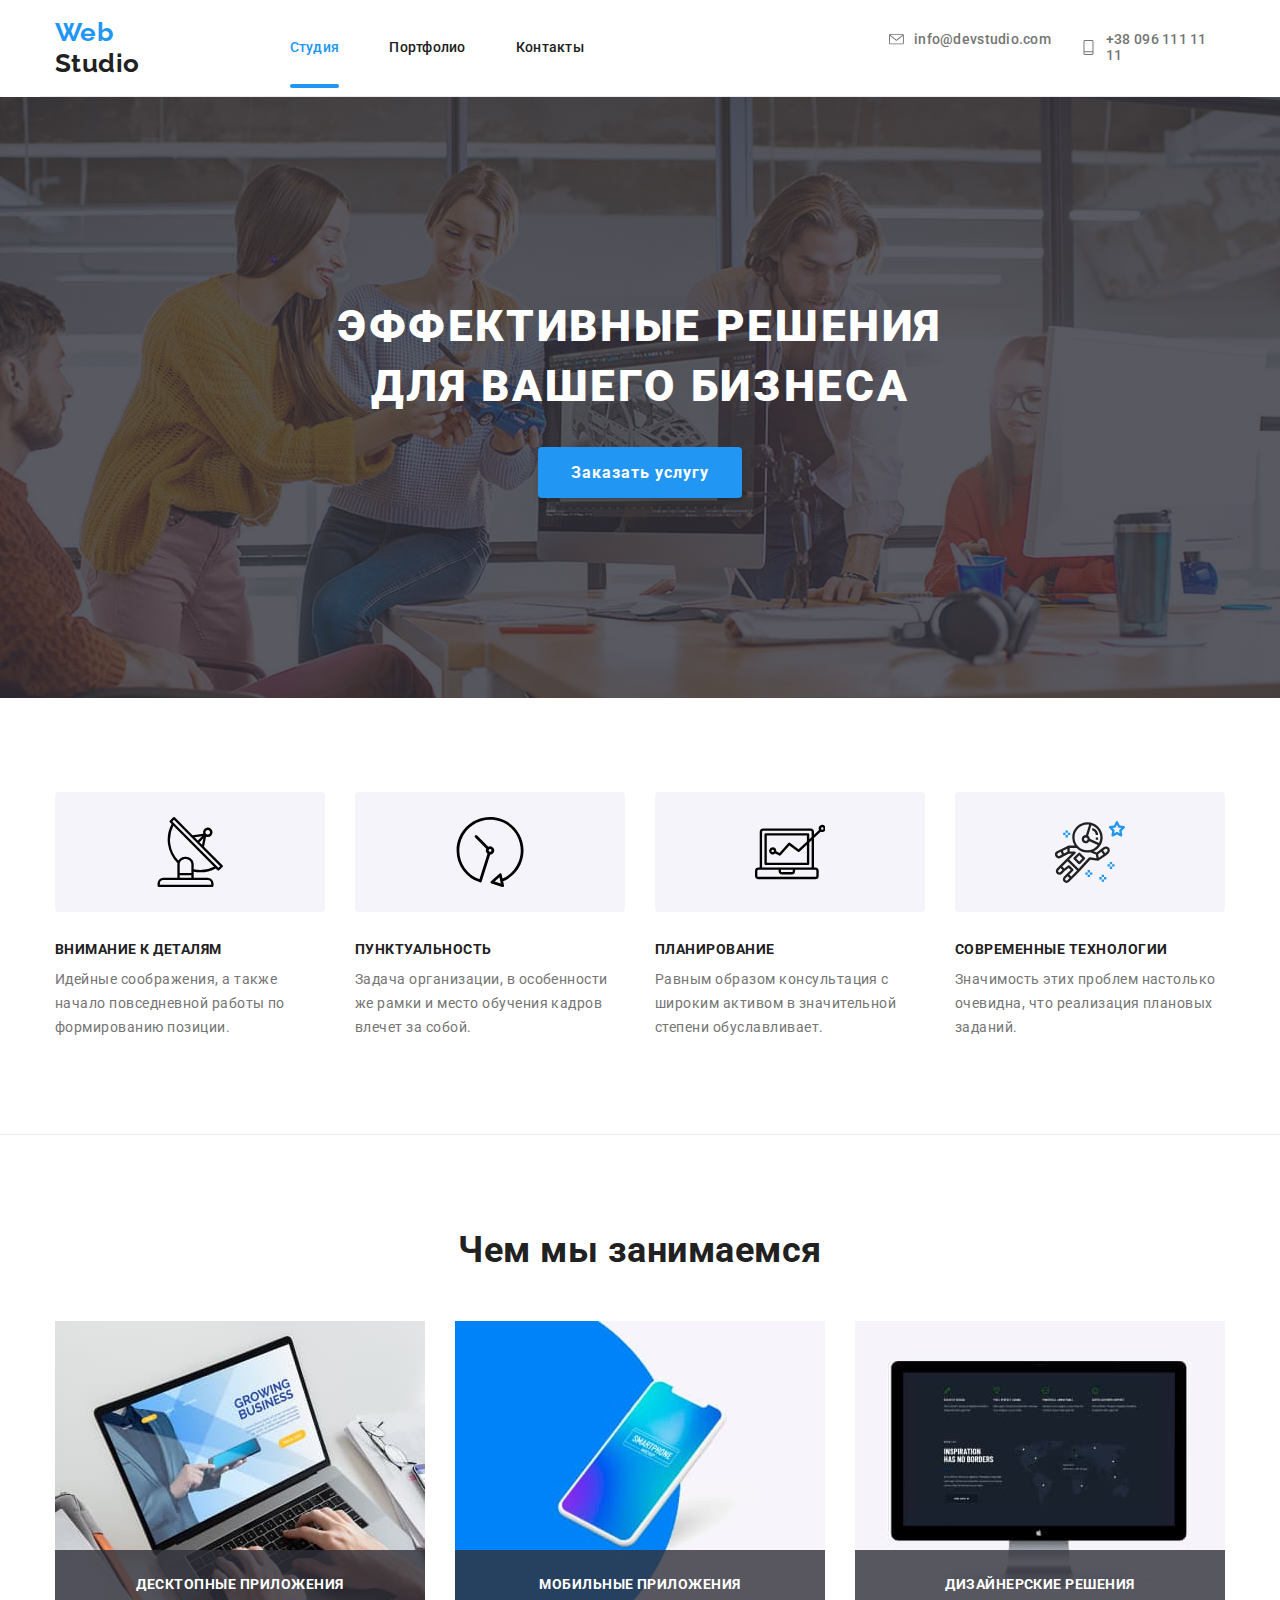
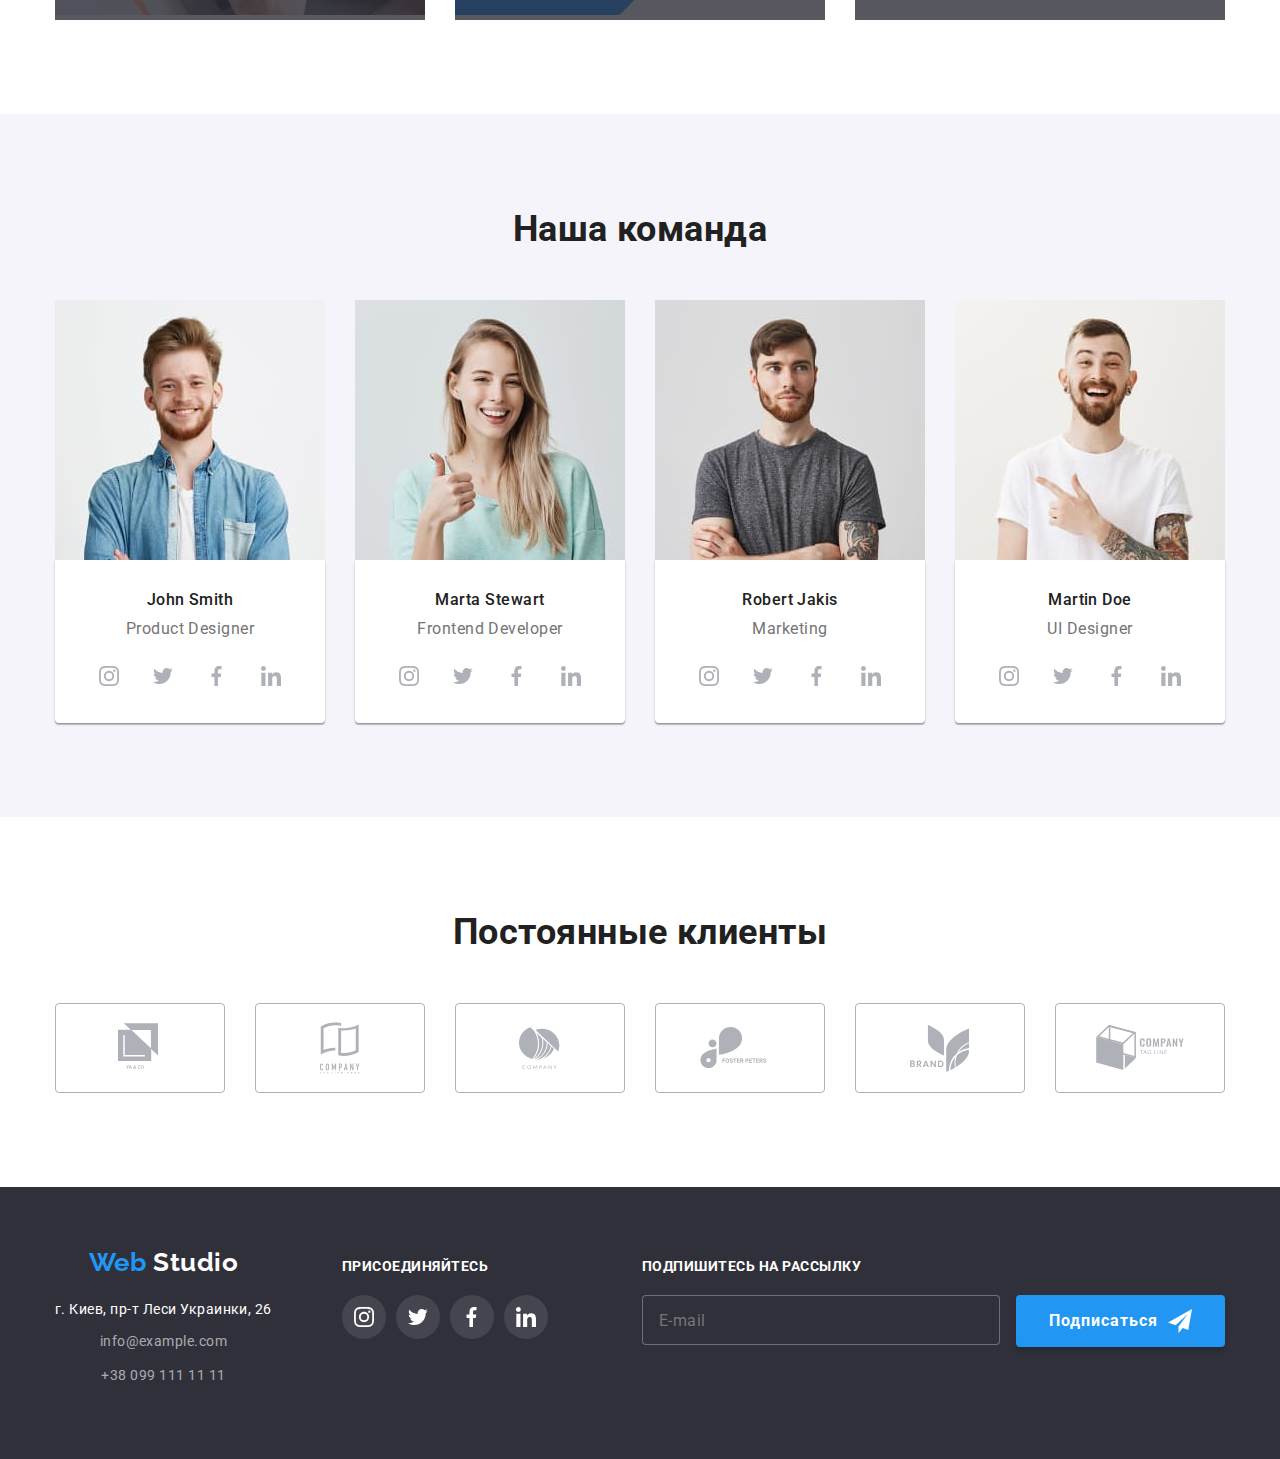
<file: index.html>
<!DOCTYPE html>
<html lang="ru">

<head>
  <meta charset="UTF-8" />
  <meta name="viewport" content="width=device-width, initial-scale=1.0" />
  <title>Document</title>
  <link href="https://fonts.googleapis.com/css2?family=Raleway:wght@700&family=Roboto:wght@400;500;700&display=swap"
    rel="stylesheet" />
  <link rel="stylesheet"
    href="https://cdnjs.cloudflare.com/ajax/libs/modern-normalize/0.6.0/modern-normalize.min.css" />
  <link rel="stylesheet" href="./css/main.min.css" />
</head>

<body>
  <header class="header">
    <!--container of header-->
    <div class="container container-site-nav">

      <a href="./index.html" class="logo list">
        <span class="accent-logo">Web </span>Studio</a>

      <button type="button" class="menu-button" aria-expanded="false" aria-controls="menu-container" data-menu-button>
        <svg width="40" height="40" aria-label="Переключатель мобильного меню">
          <use class="icon-cross" href="./images/symb.svg#icon-cross"></use>
          <use class="icon-menu" href="./images/symb.svg#icon-menu"></use>
        </svg>
      </button>

      <div class="menu-container" id="menu-container" data-menu>
        <nav class="site-nav">

          <ul class="items-nav">
            <li class="item-nav">
              <a href="./index.html" class="link current">Студия</a>
            </li>
            <li class="item-nav">
              <a href="./portfolio.html" class="link">Портфолио</a>
            </li>
            <li class="item-nav">
              <a href="./contacts.html" class="link">Контакты</a>
            </li>
          </ul>
        </nav>

        <ul class="contacts-display list">
          <li class="contact-display">

            <a href="mailto:info@devstudio.com" class="contacts">
              <svg class="svg-item-envelope" width="15px" height="15px">
                <use xlink:href="./images/sprite.svg#icon-envelope"></use>
              </svg>
              info@devstudio.com
            </a>
          </li>
          <li class="contact-display">


            <a href="tel:+380961111111" class="contacts">
              <svg class="svg-item-telephone" width="15px" height="15px">
                <use xlink:href="./images/sprite.svg#icon-mobile"></use>
              </svg>
              +38 096 111 11 11
            </a>
          </li>
        </ul>
      </div>

    </div>
  </header>

  <main>
    <section class="section hero">
      <!--Решения для бизнеса-->

      <div class="container hero">
        <h1 class="hero-title">
          Эффективные решения для вашего бизнеса
        </h1>
        <button class="button primary" data-modal-open>Заказать услугу</button>
      </div>
    </section>

    <!--Бизнес-->

    <section class="section">
      <div class="container">
        <h2 class="section-title visually-hidden">Бизнес</h2>
        <ul class="benefits">
          <li class="benefit-item">
            <div class="benefit-image">

              <svg class="svg-item-benefits" width="70" height="70">
                <use xlink:href="./images/sprite.svg#icon-icon1"></use>
              </svg>
            </div>
            <h3 class="benefit-title">Внимание к деталям</h3>
            <p class="text">
              Идейные соображения, а также начало повседневной работы по
              формированию позиции.
            </p>
          </li>
          <li class="benefit-item">
            <div class="benefit-image">

              <svg class="svg-item-benefits" width="70" height="70">
                <use xlink:href="./images/sprite.svg#icon-icon2"></use>
              </svg>
            </div>
            <h3 class="benefit-title">Пунктуальность</h3>
            <p class="text">
              Задача организации, в особенности же рамки и место обучения
              кадров влечет за собой.
            </p>
          </li>
          <li class="benefit-item">
            <div class="benefit-image">

              <svg class="svg-item-benefits" width="70" height="70">
                <use xlink:href="./images/sprite.svg#icon-icon3"></use>
              </svg>
            </div>
            <h3 class="benefit-title">Планирование</h3>
            <p class="text">
              Равным образом консультация с широким активом в значительной
              степени обуславливает.
            </p>
          </li>
          <li class="benefit-item">
            <div class="benefit-image">

              <svg class="svg-item-benefits" width="70" height="70">
                <use xlink:href="./images/sprite.svg#icon-icon4"></use>
              </svg>
            </div>
            <h3 class="benefit-title">Современные технологии</h3>
            <p class="text">
              Значимость этих проблем настолько очевидна, что реализация
              плановых заданий.
            </p>
          </li>
        </ul>
      </div>
    </section>
    <!--Чем мы занимаемся-->

    <section class="section section-our-work">
      <div class="container">
        <h2 class="section-title">Чем мы занимаемся</h2>
        <ul class="our-works">
          <li class="work-item">
            <picture>
              <source srcset="./images/img.jpg 1x , ./images/img@2x.jpg 2x" media="(min-width: 1200px)">
              <img src="./images/img1.jpg" alt="Это ноутбук" />
            </picture>

            <h3 class="work-title">Десктопные приложения</h3>
          </li>
          <li class="work-item">
            <picture>
              <source srcset="./images/box.jpg 1x , ./images/box@2x.jpg 2x" media="(min-width: 1200px)">
              <img src="./images/img2.jpg" alt="Это мобильный телефон" />
            </picture>

            <h3 class="work-title">Мобильные приложения</h3>
          </li>
          <li class="work-item">
            <picture>
              <source srcset="./images/imgcomp.jpg 1x , ./images/imgcomp@2x.jpg 2x" media="(min-width: 1200px)">
              <img src="./images/img3.jpg" alt="Это монитор" />
            </picture>

            <h3 class="work-title">Дизайнерские решения</h3>
          </li>
        </ul>
      </div>
    </section>

    <!--Наша команда-->

    <section class="section our-team">
      <div class="container">
        <h2 class="section-title">Наша команда</h2>

        <ul class="our-team-flex">
          <li class="our-team-item">
            <picture>
              <source srcset="./images/img-John-mobile.jpg 1x , ./images/img-John-mobile@2x.jpg 2x"
                media="(max-width: 767px)">
              <source srcset="./images/img-John-mobile.jpg 1x , ./images/img-John-mobile@2x.jpg 2x"
                media="(max-width:1199px)">
              <source srcset="./images/img-John-computer.jpg 1x , ./images/img-John-computer@2x.jpg 2x"
                media="(min-width: 1200px)">
              <img src="./images/img4.jpg" alt="Фото сотрудника" class="photo-workers" />
            </picture>

            <div class="our-team-content">
              <h3 class="names">John Smith</h3>
              <p class="text">Product Designer</p>

              <ul class="social list">
                <li class="social-link-li">
                  <a href="#" aria-label="Ссылка на Instagram" class="social-links">

                    <svg class="svg-item-social" width="20" height="20">
                      <use xlink:href="./images/sprite.svg#icon-instagram"></use>
                    </svg>
                  </a>
                </li>
                <li class="social-link-li">
                  <a href="#" aria-label="Ссылка на Twitter" class="social-links">

                    <svg class="svg-item-social" width="20" height="20">
                      <use xlink:href="./images/sprite.svg#icon-twitter"></use>
                    </svg>
                  </a>
                </li>
                <li class="social-link-li">
                  <a href="#" aria-label="Ссылка на Facebook" class="social-links">

                    <svg class="svg-item-social" width="20" height="20">
                      <use xlink:href="./images/sprite.svg#icon-facebook"></use>
                    </svg>
                  </a>
                </li>
                <li class="social-link-li">
                  <a href="#" aria-label="Ссылка на LinkedIn" class="social-links">

                    <svg class="svg-item-social" width="20" height="20">
                      <use xlink:href="./images/sprite.svg#icon-linkedin"></use>
                    </svg>
                  </a>
                </li>
              </ul>
            </div>
          </li>

          <li class="our-team-item">
            <picture>
              <source srcset="./images/img-Marta-mobile.jpg 1x , ./images/img-Marta-mobile@2x.jpg 2x"
                media="(max-width: 767px)">
              <source srcset="./images/img-Marta-mobile.jpg 1x , ./images/img-Marta-mobile@2x.jpg 2x"
                media="(max-width:1199px)">
              <source srcset="./images/img-Marta-computer.jpg 1x , ./images/img-Marta-computer@2x.jpg 2x"
                media="(min-width: 1200px)">
              <img src="./images/img5.jpg" alt="Фото сотрудника" class="photo-workers" />
            </picture>

            <div class="our-team-content">
              <h3 class="names">Marta Stewart</h3>
              <p class="text">Frontend Developer</p>

              <ul class="social list">
                <li class="social-link-li">
                  <a href="#" aria-label="Ссылка на Instagram" class="social-links">

                    <svg class="svg-item-social" width="20" height="20">
                      <use xlink:href="./images/sprite.svg#icon-instagram"></use>
                    </svg>
                  </a>
                </li>
                <li class="social-link-li">
                  <a href="#" aria-label="Ссылка на Twitter" class="social-links">

                    <svg class="svg-item-social" width="20" height="20">
                      <use xlink:href="./images/sprite.svg#icon-twitter"></use>
                    </svg>
                  </a>
                </li>
                <li class="social-link-li">
                  <a href="#" aria-label="Ссылка на Facebook" class="social-links">

                    <svg class="svg-item-social" width="20" height="20">
                      <use xlink:href="./images/sprite.svg#icon-facebook"></use>
                    </svg>
                  </a>
                </li>
                <li class="social-link-li">
                  <a href="#" aria-label="Ссылка на LinkedIn" class="social-links">

                    <svg class="svg-item-social" width="20" height="20">
                      <use xlink:href="./images/sprite.svg#icon-linkedin"></use>
                    </svg>
                  </a>
                </li>
              </ul>
            </div>
          </li>

          <li class="our-team-item">
            <picture>
              <source srcset="./images/img-Robert-mobile.jpg 1x , ./images/img-Robert-mobile@2x.jpg 2x"
                media="(max-width: 767px)">
              <source srcset="./images/img-Robert-mobile.jpg 1x , ./images/img-Robert-mobile@2x.jpg 2x"
                media="(max-width:1199px)">
              <source srcset="./images/img-Robert-computer.jpg 1x , ./images/img-Robert-computer@2x.jpg 2x"
                media="(min-width: 1200px)">
              <img src="./images/img6.jpg" alt="Фото сотрудника" class="photo-workers" />
            </picture>

            <div class="our-team-content">
              <h3 class="names">Robert Jakis</h3>
              <p class="text">Marketing</p>

              <ul class="social list">
                <li class="social-link-li">
                  <a href="#" aria-label="Ссылка на Instagram" class="social-links">

                    <svg class="svg-item-social" width="20" height="20">
                      <use xlink:href="./images/sprite.svg#icon-instagram"></use>
                    </svg>
                  </a>
                </li>
                <li class="social-link-li">
                  <a href="#" aria-label="Ссылка на Twitter" class="social-links">

                    <svg class="svg-item-social" width="20" height="20">
                      <use xlink:href="./images/sprite.svg#icon-twitter"></use>
                    </svg>
                  </a>
                </li>
                <li class="social-link-li">
                  <a href="#" aria-label="Ссылка на Facebook" class="social-links">

                    <svg class="svg-item-social" width="20" height="20">
                      <use xlink:href="./images/sprite.svg#icon-facebook"></use>
                    </svg>
                  </a>
                </li>
                <li class="social-link-li">
                  <a href="#" aria-label="Ссылка на LinkedIn" class="social-links">

                    <svg class="svg-item-social" width="20" height="20">
                      <use xlink:href="./images/sprite.svg#icon-linkedin"></use>
                    </svg>
                  </a>
                </li>
              </ul>
            </div>
          </li>

          <li class="our-team-item">
            <picture>
              <source srcset="./images/img-Martin-mobile.jpg 1x , ./images/img-Martin-mobile@2x.jpg 2x"
                media="(max-width: 767px)">
              <source srcset="./images/img-Martin-mobile.jpg 1x , ./images/img-Martin-mobile@2x.jpg 2x"
                media="(max-width:1199px)">
              <source srcset="./images/img-Martin-computer.jpg 1x , ./images/img-Martin-computer@2x.jpg 2x"
                media="(min-width: 1200px)">
              <img src="./images/img7.jpg" alt="Фото сотрудника" class="photo-workers" />
            </picture>

            <div class="our-team-content">
              <h3 class="names">Martin Doe</h3>
              <p class="text">UI Designer</p>

              <ul class="social list">
                <li class="social-link-li">
                  <a href="#" aria-label="Ссылка на Instagram" class="social-links">

                    <svg class="svg-item-social" width="20" height="20">
                      <use xlink:href="./images/sprite.svg#icon-instagram"></use>
                    </svg>
                  </a>
                </li>
                <li class="social-link-li">
                  <a href="#" aria-label="Ссылка на Twitter" class="social-links">

                    <svg class="svg-item-social" width="20" height="20">
                      <use xlink:href="./images/sprite.svg#icon-twitter"></use>
                    </svg>
                  </a>
                </li>
                <li class="social-link-li">
                  <a href="#" aria-label="Ссылка на Facebook" class="social-links">

                    <svg class="svg-item-social" width="20" height="20">
                      <use xlink:href="./images/sprite.svg#icon-facebook"></use>
                    </svg>
                  </a>
                </li>
                <li class="social-link-li">
                  <a href="#" aria-label="Ссылка на LinkedIn" class="social-links">

                    <svg class="svg-item-social" width="20" height="20">
                      <use xlink:href="./images/sprite.svg#icon-linkedin"></use>
                    </svg>
                  </a>
                </li>
              </ul>
            </div>
          </li>
        </ul>
      </div>
    </section>

    <section class="section">
      <div class="container">
        <h2 class="section-title">Постоянные клиенты</h2>
        <ul class="our-clients list">
          <li class="our-client-item">
            <a href="#" class="our-client-link">

              <svg class="svg-item-clients icon" width="44.27" height="49.23">
                <use xlink:href="./images/sprite.svg#icon-logo1"></use>
              </svg>
            </a>
          </li>
          <li class="our-client-item">
            <a href="#" class="our-client-link">

              <svg class="svg-item-clients icon" width="40" height="52">
                <use xlink:href="./images/sprite.svg#icon-logo2"></use>
              </svg>
            </a>
          </li>
          <li class="our-client-item">
            <a href="#" class="our-client-link">

              <svg class="svg-item-clients icon" width="41" height="42.6">
                <use xlink:href="./images/sprite.svg#icon-logo3"></use>
              </svg>
            </a>
          </li>
          <li class="our-client-item">
            <a href="#" class="our-client-link">

              <svg class="svg-item-clients icon" width="79.66" height="42.02">
                <use xlink:href="./images/sprite.svg#icon-logo4"></use>
              </svg>
            </a>
          </li>
          <li class="our-client-item">
            <a href="#" class="our-client-link">

              <svg class="svg-item-clients icon" width="59" height="47">
                <use xlink:href="./images/sprite.svg#icon-logo5"></use>
              </svg>
            </a>
          </li>
          <li class="our-client-item">
            <a href="#" class="our-client-link">

              <svg class="svg-item-clients icon" width="88.48" height="45.44">
                <use xlink:href="./images/sprite.svg#icon-logo6"></use>
              </svg>
            </a>
          </li>
        </ul>
      </div>
    </section>
  </main>

  <footer class="footer">
    <div class="container">
      <div class="container-top-part">

        <div class="footer-items">
          <div class="footer-address-div">
            <a href="#" class="footer-logo link"><span class="accent-logo">Web </span><span
                class="main-logo">Studio</span></a>
            <adress class="footer-address">г. Киев, пр-т Леси Украинки, 26</adress>
            <a href="#" class="footer-contacts footer-email">info@example.com</a>
            <a href="#" class="footer-contacts">+38 099 111 11 11</a>
          </div>
          <div class="footer-block">
            <b class="call-to-action">присоединяйтесь</b>
            <ul class="social list">
              <li class="social-link-li">
                <a href="#" aria-label="Ссылка на Instagram" class="social-links-footer">

                  <svg class="svg-item-social" width="20" height="20">
                    <use xlink:href="./images/sprite.svg#icon-instagram"></use>
                  </svg>
                </a>
              </li>
              <li class="social-link-li">
                <a href="#" aria-label="Ссылка на Twitter" class="social-links-footer">

                  <svg class="svg-item-social" width="20" height="20">
                    <use xlink:href="./images/sprite.svg#icon-twitter"></use>
                  </svg>
                </a>
              </li>
              <li class="social-link-li">
                <a href="#" aria-label="Ссылка на Facebook" class="social-links-footer">

                  <svg class="svg-item-social" width="20" height="20">
                    <use xlink:href="./images/sprite.svg#icon-facebook"></use>
                  </svg>
                </a>
              </li>
              <li class="social-link-li">
                <a href="#" aria-label="Ссылка на LinkedIn" class="social-links-footer">

                  <svg class="svg-item-social" width="20" height="20">
                    <use xlink:href="./images/sprite.svg#icon-linkedin"></use>
                  </svg>
                </a>
              </li>
            </ul>
          </div>
        </div>
        <div class="footer-form">
          <b class="call-to-action">подпишитесь на рассылку</b>

          <form action="#" class="form-subscribe">
            <input type="email" name="subscribe-email-footer" class="subscribe-input" placeholder="E-mail">
            <button class="button primary">
              <span> Подписаться </span>
              <svg class="svg-footer" width="24" height="24">
                <use xlink:href="./images/sprite.svg#icon-icon-send"></use>
              </svg>
            </button>
          </form>
        </div>
      </div>
      <!-- <div class="container-bottom-part">
        <p class="footer-copyright">2020 | Developed by GoIT Students</p>
      </div> -->
    </div>
  </footer>

  <!-- Bfckdrop and modal -->


  <div class="backdrop is-hidden" data-modal>

    <div class="modal">
      <button class="close-modal-button " data-modal-close>
        <svg class="close-icon" width="11" height="11">

          <use xlink:href="./images/symb.svg#icon-close-icon"> </use>

        </svg>
      </button>
      <form class="form" autocomplete="off">
        <p class="modal-title">Оставьте свои данные, мы вам перезвоним</p>
        <div role="group">
          <div class="form-field">
            <input type="text" name="user-name" id="name" class="form-input" placeholder=" ">
            <label for="name" class="label-title"> Имя </label>
            <svg class="modal-svg" width="18" height="18">

              <use xlink:href="./images/symb.svg#icon-user-name"> </use>

            </svg>
          </div>
          <div class="form-field">
            <input type="tel" name="user-mobile" id="tel" class="form-input" placeholder=" ">
            <label for="tel" class="label-title"> Телефон </label>
            <svg class="modal-svg" width="18" height="18">

              <use href="./images/symb.svg#icon-user-mobile"> </use>

            </svg>
          </div>
          <div class="form-field">
            <input type="email" name="user-email" id="email" class="form-input" placeholder=" ">
            <label for="email" class="label-title"> Почта </label>
            <svg class="modal-svg" width="18" height="18">

              <use href="./images/symb.svg#icon-user-email"> </use>

            </svg>
          </div>
          <div class="form-field area">
            <textarea class="comment-area" name="comment" id="comment" rows="10" placeholder=" "></textarea>
            <label for="comment" class="label-title comment">Комментарий</label>
          </div>
          <div class="checkbox-container">
            <label class="checkbox-form">
              <input class="checkbox" type="checkbox" name="policy" id="policy">
              <span class="checkbox-icon"> </span>
              <span> Соглашаюсь с рассылкой и принимаю <a href=""> Условия договора </a> </span>
            </label>
          </div>
        </div>
        <button class="button modal-button" data-modal-close> Отправить </button>
      </form>
    </div>

  </div>






  <script src="./js/menu.js"></script>
  <script src="./js/modal.js"></script>
</body>

</html>
</file>
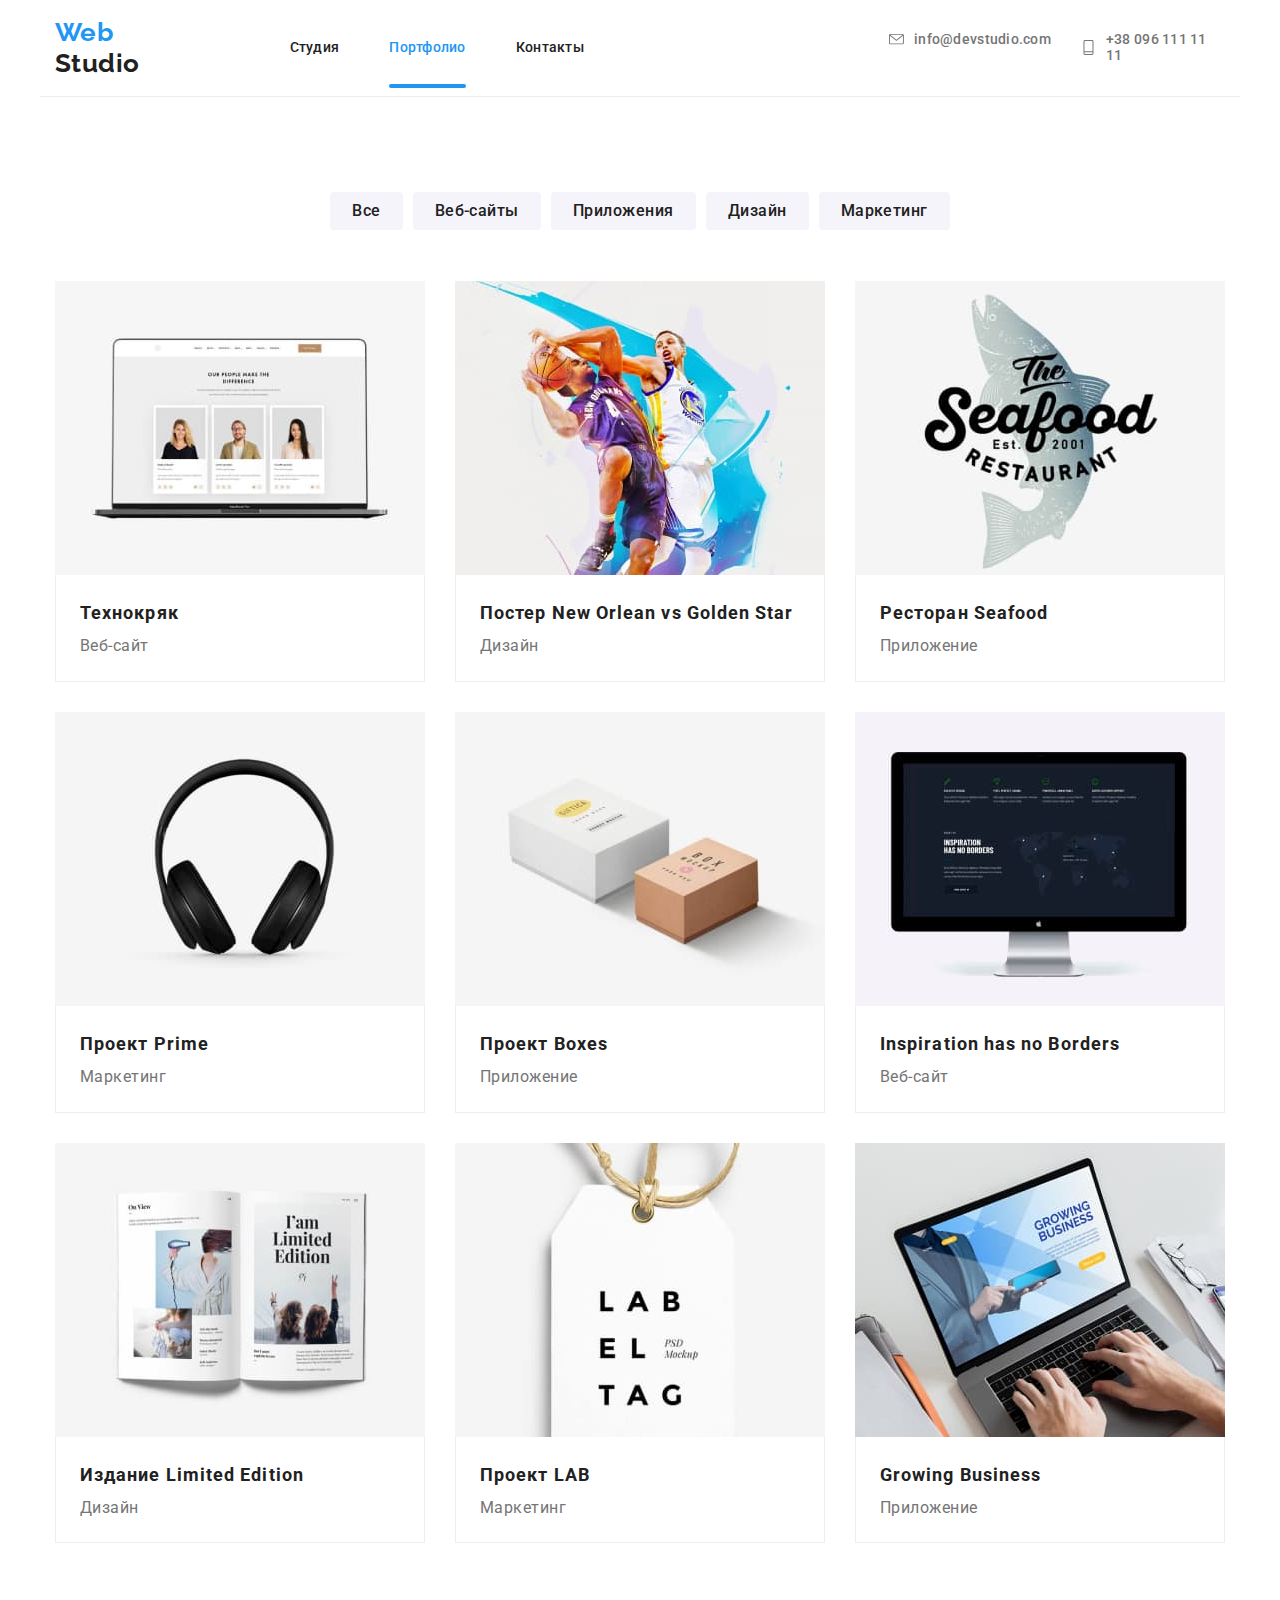
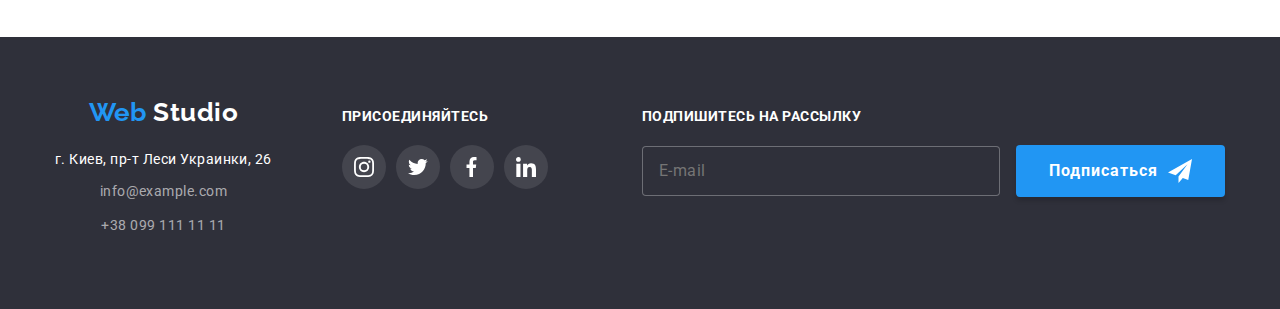
<file: portfolio.html>
<!DOCTYPE html>
<html lang="ru">

<head>
  <meta charset="UTF-8" />
  <meta name="viewport" content="width=device-width, initial-scale=1.0" />
  <title>Document</title>
  <link href="https://fonts.googleapis.com/css2?family=Raleway:wght@700&family=Roboto:wght@400;500;700&display=swap"
    rel="stylesheet" />
  <link rel="stylesheet"
    href="https://cdnjs.cloudflare.com/ajax/libs/modern-normalize/0.6.0/modern-normalize.min.css" />
  <link rel="stylesheet" href="./css/main.min.css" />
</head>

<body>
  <header class="header">
    <div class="container container-site-nav">

      <a href="./index.html" class="logo list">
        <span class="accent-logo">Web </span>Studio</a>
      <button type="button" class="menu-button" aria-expanded="false" aria-controls="menu-container" data-menu-button>
        <svg width="40" height="40" aria-label="Переключатель мобильного меню">
          <use class="icon-cross" href="./images/symb.svg#icon-cross"></use>
          <use class="icon-menu" href="./images/symb.svg#icon-menu"></use>
        </svg>
      </button>

      <div class="menu-container" id="menu-container" data-menu>
        <nav class="site-nav">
          <ul class="items-nav">
            <li class="item-nav">
              <a href="./index.html" class="link">Студия</a>
            </li>
            <li class="item-nav">
              <a href="./portfolio.html" class="link current">Портфолио</a>
            </li>
            <li class="item-nav"><a href="" class="link">Контакты</a></li>
          </ul>
        </nav>

        <ul class="contacts-display list">
          <li class="contact-display">
            <a href="mailto:info@devstudio.com" class="contacts">
              <svg class="svg-item-envelope">
                <use xlink:href="./images/sprite.svg#icon-envelope" width="15" height="15"></use>
              </svg>
              info@devstudio.com
            </a>
          </li>
          <li class="contact-display">
            <a href="tel:+380961111111" class="contacts">
              <svg class="svg-item-telephone">
                <use xlink:href="./images/sprite.svg#icon-mobile"></use>
              </svg>
              +38 096 111 11 11
            </a>
          </li>
        </ul>
      </div>
  </header>

  <main>
    <section class="section">
      <!--Примеры работ-->
      <div class="container">

        <ul class="button-portfolio list">

          <li class="button secondary"> <button class="button-secondary-li" type="button"> <span class="button-text">
                Все </span> </button> </li>
          <li class="button secondary"> <button class="button-secondary-li" type="button"> <span class="button-text">
                Веб-сайты </span> </button>
          </li>
          <li class="button secondary"> <button class="button-secondary-li" type="button"> <span class="button-text">
                Приложения </span> </button>
          </li>
          <li class="button secondary"> <button class="button-secondary-li" type="button"> <span class="button-text">
                Дизайн </span> </button>
          </li>
          <li class="button secondary"> <button class="button-secondary-li" type="button"> <span class="button-text">
                Маркетинг</span> </button>
          </li>

        </ul>

        <h1 class="visually-hidden">Наши проекты</h1>
        <ul class="portfolio">
          <li class="example">
            <a href="#" class="link">

              <div class="block-of-text">
                <picture>
                  <source srcset=" ./images/img-portfolio1-computer.jpg 1x, ./images/img-portfolio1-computer@2x.jpg 2x"
                    media="(min-width:1200px)">
                  <source srcset=" ./images/img-portfolio1-mobile.jpg 1x, ./images/img-portfolio1-mobile@2x.jpg 2x"
                    media="(max-width:767px)">
                  <source srcset=" ./images/img-portfolio1-tablet.jpg 1x, ./images/img-portfolio1-tablet@2x.jpg 2x"
                    media="(min-width:768px)">


                  <img src=" ./images/img8.jpg" alt="Технокряк" class="portfolio-img" />

                </picture>


                <p class="text-on-photo">
                  Технокряк это современная площадка распространения коронавируса. Компании используют эту платформу
                  для
                  цифрового шпионажа и атак на защищенные сервера конкурентов.
                </p>

              </div>
              <div class="card-content">
                <h2 class="title-portfolio">Технокряк</h2>
                <p class="text-portfolio">Веб-сайт</p>
              </div>
            </a>
          </li>
          <li class="example">
            <a href="#" class="link">

              <div class="block-of-text">

                <picture>
                  <source srcset=" ./images/img-portfolio2-computer.jpg 1x, ./images/img-portfolio2-computer@2x.jpg 2x"
                    media="(min-width:1200px)">
                  <source srcset=" ./images/img-portfolio2-mobile.jpg 1x, ./images/img-portfolio2-mobile@2x.jpg 2x"
                    media="(max-width:767px)">
                  <source srcset=" ./images/img-portfolio2-tablet.jpg 1x, ./images/img-portfolio2-tablet@2x.jpg 2x"
                    media="(min-width:768px)">

                  <img src="./images/img9.jpg" alt="Технокряк" class="portfolio-img" />

                </picture>

                <p class="text-on-photo">
                  Технокряк это современная площадка распространения коронавируса. Компании используют эту платформу для
                  цифрового шпионажа и атак на защищенные сервера конкурентов.
                </p>
              </div>
              <div class="card-content">
                <h2 class="title-portfolio">
                  Постер New Orlean vs Golden Star
                </h2>
                <p class="text-portfolio">Дизайн</p>
              </div>
            </a>
          </li>
          <li class="example">
            <a href="#" class="link">

              <div class="block-of-text">
                <picture>
                  <source srcset=" ./images/img-portfolio3-computer.jpg 1x, ./images/img-portfolio3-computer@2x.jpg 2x"
                    media="(min-width:1200px)">
                  <source srcset=" ./images/img-portfolio3-mobile.jpg 1x, ./images/img-portfolio3-mobile@2x.jpg 2x"
                    media="(max-width:767px)">
                  <source srcset=" ./images/img-portfolio3-tablet.jpg 1x, ./images/img-portfolio3-tablet@2x.jpg 2x"
                    media="(min-width:768px)">

                  <img src="./images/img10.jpg" alt="Технокряк" class="portfolio-img" />

                </picture>


                <p class="text-on-photo">
                  Технокряк это современная площадка распространения коронавируса. Компании используют эту платформу для
                  цифрового шпионажа и атак на защищенные сервера конкурентов.
                </p>
              </div>
              <div class="card-content">
                <h2 class="title-portfolio">Ресторан Seafood</h2>
                <p class="text-portfolio">Приложение</p>
              </div>
            </a>
          </li>
          <li class="example">
            <a href="#" class="link">
              <div class="block-of-text">
                <picture>
                  <source srcset=" ./images/img-portfolio4-computer.jpg 1x, ./images/img-portfolio4-computer@2x.jpg 2x"
                    media="(min-width:1200px)">
                  <source srcset=" ./images/img-portfolio4-mobile.jpg 1x, ./images/img-portfolio4-mobile@2x.jpg 2x"
                    media="(max-width:767px)">
                  <source srcset=" ./images/img-portfolio4-tablet.jpg 1x, ./images/img-portfolio4-tablet@2x.jpg 2x"
                    media="(min-width:768px)">


                  <img src="./images/img11.jpg" alt="Технокряк" class="portfolio-img" />
                </picture>

                <p class="text-on-photo">
                  Технокряк это современная площадка распространения коронавируса. Компании используют эту платформу для
                  цифрового шпионажа и атак на защищенные сервера конкурентов.
                </p>
              </div>
              <div class="card-content">
                <h2 class="title-portfolio">Проект Prime</h2>
                <p class="text-portfolio">Маркетинг</p>
              </div>
            </a>
          </li>
          <li class="example">
            <a href="#" class="link">
              <div class="block-of-text">
                <picture>
                  <source srcset=" ./images/img-portfolio5-computer.jpg 1x, ./images/img-portfolio5-computer@2x.jpg 2x"
                    media="(min-width:1200px)">
                  <source srcset=" ./images/img-portfolio5-mobile.jpg 1x, ./images/img-portfolio5-mobile@2x.jpg 2x"
                    media="(max-width:767px)">
                  <source srcset=" ./images/img-portfolio5-tablet.jpg 1x, ./images/img-portfolio5-tablet@2x.jpg 2x"
                    media="(min-width:768px)">

                  <img src="./images/img12.jpg" alt="Технокряк" class="portfolio-img" />

                </picture>

                <p class="text-on-photo">
                  Технокряк это современная площадка распространения коронавируса. Компании используют эту платформу для
                  цифрового шпионажа и атак на защищенные сервера конкурентов.
                </p>
              </div>
              <div class="card-content">
                <h2 class="title-portfolio">Проект Boxes</h2>
                <p class="text-portfolio">Приложение</p>
              </div>
            </a>
          </li>
          <li class="example">
            <a href="#" class="link">
              <div class="block-of-text">
                <picture>
                  <source srcset=" ./images/img-portfolio6-computer.jpg 1x, ./images/img-portfolio6-computer@2x.jpg 2x"
                    media="(min-width:1200px)">
                  <source srcset=" ./images/img-portfolio6-mobile.jpg 1x, ./images/img-portfolio6-mobile@2x.jpg 2x"
                    media="(max-width:767px)">
                  <source srcset=" ./images/img-portfolio6-tablet.jpg 1x, ./images/img-portfolio6-tablet@2x.jpg 2x"
                    media="(min-width:768px)">

                  <img src="./images/img13.jpg" alt="Технокряк" class="portfolio-img" />

                </picture>

                <p class="text-on-photo">
                  Технокряк это современная площадка распространения коронавируса. Компании используют эту платформу для
                  цифрового шпионажа и атак на защищенные сервера конкурентов.
                </p>
              </div>
              <div class="card-content">
                <h2 class="title-portfolio">Inspiration has no Borders</h2>
                <p class="text-portfolio">Веб-сайт</p>
              </div>
            </a>
          </li>
          <li class="example">
            <a href="#" class="link">
              <div class="block-of-text">
                <picture>
                  <source srcset=" ./images/img-portfolio7-computer.jpg 1x, ./images/img-portfolio7-computer@2x.jpg 2x"
                    media="(min-width:1200px)">

                  <source srcset=" ./images/img-portfolio7-mobile.jpg 1x, ./images/img-portfolio7-mobile@2x.jpg 2x"
                    media="(max-width:767px)">
                  <source srcset=" ./images/img-portfolio7-tablet.jpg 1x, ./images/img-portfolio7-tablet@2x.jpg 2x"
                    media="(min-width:768px)">

                  <img src="./images/img14.jpg" alt="Технокряк" class="portfolio-img" />
                </picture>

                <p class="text-on-photo">
                  Технокряк это современная площадка распространения коронавируса. Компании используют эту платформу для
                  цифрового шпионажа и атак на защищенные сервера конкурентов.
                </p>
              </div>
              <div class="card-content">
                <h2 class="title-portfolio">Издание Limited Edition</h2>
                <p class="text-portfolio">Дизайн</p>
              </div>
            </a>
          </li>
          <li class="example">
            <a href="#" class="link">
              <div class="block-of-text">
                <picture>
                  <source srcset=" ./images/img-portfolio8-computer.jpg 1x, ./images/img-portfolio8-computer@2x.jpg 2x"
                    media="(min-width:1200px)">
                  <source srcset=" ./images/img-portfolio8-mobile.jpg 1x, ./images/img-portfolio8-mobile@2x.jpg 2x"
                    media="(max-width:767px)">
                  <source srcset=" ./images/img-portfolio8-tablet.jpg 1x, ./images/img-portfolio8-tablet@2x.jpg 2x"
                    media="(min-width:768px)">

                  <img src="./images/img15.jpg" alt="Технокряк" class="portfolio-img" />

                </picture>

                <p class="text-on-photo">
                  Технокряк это современная площадка распространения коронавируса. Компании используют эту платформу для
                  цифрового шпионажа и атак на защищенные сервера конкурентов.
                </p>
              </div>
              <div class="card-content">
                <h2 class="title-portfolio">Проект LAB</h2>
                <p class="text-portfolio">Маркетинг</p>
              </div>
            </a>
          </li>
          <li class="example">
            <a href="#" class="link">
              <div class="block-of-text">
                <picture>
                  <source srcset=" ./images/img-portfolio9-computer.jpg 1x, ./images/img-portfolio9-computer@2x.jpg 2x"
                    media="(min-width:1200px)">
                  <source srcset=" ./images/img-portfolio9-mobile.jpg 1x, ./images/img-portfolio9-mobile@2x.jpg 2x"
                    media="(max-width:767px)">
                  <source srcset=" ./images/img-portfolio9-tablet.jpg 1x, ./images/img-portfolio9-tablet@2x.jpg 2x"
                    media="(min-width:768px)">

                  <img src="./images/img16.jpg" alt="Технокряк" class="portfolio-img" />

                </picture>

                <p class="text-on-photo">
                  Технокряк это современная площадка распространения коронавируса. Компании используют эту платформу для
                  цифрового шпионажа и атак на защищенные сервера конкурентов.
                </p>
              </div>
              <div class="card-content">
                <h2 class="title-portfolio">Growing Business</h2>
                <p class="text-portfolio">Приложение</p>
              </div>
            </a>
          </li>
        </ul>
      </div>
    </section>
  </main>

  <footer class="footer">
    <div class="container">
      <div class="container-top-part">
        <div class="footer-items">
          <div class="footer-address-div">
            <a href="" class="footer-logo link"><span class="accent-logo">Web </span><span
                class="main-logo">Studio</span></a>
            <adress class="footer-address">г. Киев, пр-т Леси Украинки, 26</adress>
            <a href="#" class="footer-contacts footer-email">info@example.com</a>
            <a href="#" class="footer-contacts">+38 099 111 11 11</a>
          </div>
          <div class="footer-block">
            <b class="call-to-action">присоединяйтесь</b>
            <ul class="social list">
              <li class="social-link-li">
                <a href="#" aria-label="Ссылка на Instagram" class="social-links-footer">

                  <svg class="svg-item-social" width="20" height="20">
                    <use xlink:href="./images/sprite.svg#icon-instagram"></use>
                  </svg>
                </a>
              </li>
              <li class="social-link-li">
                <a href="#" aria-label="Ссылка на Twitter" class="social-links-footer">

                  <svg class="svg-item-social" width="20" height="20">
                    <use xlink:href="./images/sprite.svg#icon-twitter"></use>
                  </svg>
                </a>
              </li>
              <li class="social-link-li">
                <a href="#" aria-label="Ссылка на Facebook" class="social-links-footer">

                  <svg class="svg-item-social" width="20" height="20">
                    <use xlink:href="./images/sprite.svg#icon-facebook"></use>
                  </svg>
                </a>
              </li>
              <li class="social-link-li">
                <a href="#" aria-label="Ссылка на LinkedIn" class="social-links-footer">

                  <svg class="svg-item-social" width="20" height="20">
                    <use xlink:href="./images/sprite.svg#icon-linkedin"></use>
                  </svg>
                </a>
              </li>
            </ul>
          </div>
        </div>
        <div class="footer-form">
          <b class="call-to-action">подпишитесь на рассылку</b>

          <form action="" class="form-subscribe">
            <input type="email" name="subscribe-email-footer" class="subscribe-input" placeholder="E-mail">


            <button class="button primary">
              <span> Подписаться </span>
              <svg class="svg-footer" width="24" height="24">
                <use xlink:href="./images/sprite.svg#icon-icon-send"></use>
              </svg>
            </button>
          </form>
        </div>
      </div>
      <!-- <div class="container-bottom-part">
        <p class="footer-copyright">2020 | Developed by GoIT Students</p>
      </div> -->
    </div>
  </footer>

  <script src="./js/menu.js"></script>

</body>

</html>
</file>
<file: css/main.min.css>
html{-webkit-box-sizing:border-box;box-sizing:border-box}*,*::before,*::after{-webkit-box-sizing:inherit;box-sizing:inherit}body{color:#757575;background-color:#fff;font-family:Roboto,sans-serif;letter-spacing:0.03em}.list{list-style:none;text-decoration:none;padding:0;margin:0}.img{display:block;max-width:100%;height:auto}.visually-hidden{position:absolute;width:1px;height:1px;margin:-1px;border:0;padding:0;clip:rect(0 0 0 0);overflow:hidden}.container{width:100%;margin-left:auto;margin-right:auto;padding-left:15px;padding-right:15px}@media screen and (min-width: 480px){.container{width:480px}}@media screen and (min-width: 768px){.container{width:768px}}@media screen and (min-width: 1200px){.container{width:1200px}}.logo{color:#212121;font-family:Raleway, cursive;font-weight:700}.accent-logo{color:#2196f3}.items-nav{padding:0;list-style:none}.items-nav .link{display:inline-block;color:#212121;font-weight:500;letter-spacing:0.02em;text-decoration:none;-webkit-transition:250ms cubic-bezier(0.4, 0, 0.2, 1);transition:250ms cubic-bezier(0.4, 0, 0.2, 1)}.items-nav .link.current{color:#2196f3;position:relative}.link.current::after{position:absolute;content:"";width:100%;height:4px;border-radius:2px;background:#2196f3;left:0;bottom:0;-webkit-transition:250ms cubic-bezier(0.4, 0, 0.2, 1);transition:250ms cubic-bezier(0.4, 0, 0.2, 1)}.items-nav .link:hover,.items-nav .link:focus{color:#2196f3;-webkit-transition:250ms cubic-bezier(0.4, 0, 0.2, 1);transition:250ms cubic-bezier(0.4, 0, 0.2, 1)}.contact-display{font-weight:500;letter-spacing:0.02em}.contact-display .contacts:hover,.contact-display .contacts:focus{color:#2196f3}.contact-display .contacts{text-decoration:none;display:-webkit-inline-box;display:-ms-inline-flexbox;display:inline-flex;color:#757575}.svg-item-envelope,.svg-item-telephone{width:15px;height:15px;fill:#757575;margin-right:10px}.contacts:hover .svg-item-envelope,.contacts:hover .svg-item-telephone{fill:#2196f3}.contacts,.svg-item-envelope,.svg-item-telephone{-webkit-transition:250ms cubic-bezier(0.4, 0, 0.2, 1);transition:250ms cubic-bezier(0.4, 0, 0.2, 1)}@media screen and (min-width: 768px){.container-site-nav{display:-webkit-box;display:-ms-flexbox;display:flex;-webkit-box-align:center;-ms-flex-align:center;align-items:center;border-bottom:1px solid #ececec}.menu-container{display:-webkit-box;display:-ms-flexbox;display:flex;margin-left:auto}.site-nav{display:-webkit-box;display:-ms-flexbox;display:flex;-webkit-box-align:center;-ms-flex-align:center;align-items:center}.items-nav{display:-webkit-box;display:-ms-flexbox;display:flex;margin-top:0px;margin-bottom:0px;font-weight:500;font-size:14px;line-height:1.14;letter-spacing:0.02em}.items-nav .link{padding-top:32px;padding-bottom:32px}.item-nav:not(:last-child){margin-right:50px}.logo{font-size:24px;line-height:1.16}.contacts-display{display:-webkit-box;display:-ms-flexbox;display:flex;-webkit-box-orient:vertical;-webkit-box-direction:normal;-ms-flex-direction:column;flex-direction:column;margin-left:auto;margin-top:0px;margin-bottom:0px;margin-left:84px;padding-top:21px;padding-bottom:15px;font-weight:500;font-size:12px;line-height:1.16;letter-spacing:0.02em}}@media screen and (min-width: 768px) and (min-width: 768px) and (max-width: 1199px){.contact-display:not(:last-child){margin-bottom:10px}}@media screen and (min-width: 1200px){.logo{display:inline-block;font-size:26px;line-height:1.19}.items-nav{margin:0 0 0 85px}.menu-container{margin-left:0}.contacts-display{display:-webkit-box;display:-ms-flexbox;display:flex;-webkit-box-orient:horizontal;-webkit-box-direction:normal;-ms-flex-direction:row;flex-direction:row;margin-left:305px;padding-top:32px;padding-bottom:32px;font-size:14px;line-height:1.14}.contact-display{margin-bottom:0px}.contact-display:not(:last-child){margin-right:30px}.contacts{display:-webkit-inline-box;display:-ms-inline-flexbox;display:inline-flex;-webkit-box-align:center;-ms-flex-align:center;align-items:center}}@media screen and (max-width: 767px){.header{position:relative}.container-site-nav{display:-webkit-box;display:-ms-flexbox;display:flex;-webkit-box-align:center;-ms-flex-align:center;align-items:center}.logo{display:inline-block;padding-top:16px;padding-bottom:16px;font-size:24px;line-height:1.17}.site-nav{margin-bottom:60px}.item-nav:not(:last-child){margin-bottom:40px}.items-nav{margin:0}.items-nav .link{padding-top:10px;padding-bottom:10px}.contact-display:not(:last-child){margin-bottom:16px}.menu-container{padding:60px 50px;text-align:center;font-size:18px;line-height:1.17;border-bottom:1px solid #ececec}}@media screen and (max-width: 767px) and (max-width: 767px){.menu-container{display:none;position:absolute;top:-1000%;left:0;width:100%;background-color:#ffffff;z-index:50;-webkit-transform:translateY(-100%);transform:translateY(-100%);-webkit-transition:top 500ms cubic-bezier(0.4, 0, 0.2, 1) 0.5s;transition:top 500ms cubic-bezier(0.4, 0, 0.2, 1) 0.5s}.menu-container.is-open{display:block;top:0;-webkit-transform:translateY(0);transform:translateY(0);-webkit-transition:top 500ms cubic-bezier(0.4, 0, 0.2, 1) 0.5s;transition:top 500ms cubic-bezier(0.4, 0, 0.2, 1) 0.5s}}.menu-button{display:-webkit-inline-box;display:-ms-inline-flexbox;display:inline-flex;margin-left:auto;padding:0;border:none;background-color:transparent;position:relative;z-index:100}@media screen and (min-width: 768px){.menu-button{display:none}}.menu-button:hover,.menu-button:focus{fill:#2196f3;cursor:pointer}.menu-button .icon-cross{display:none}.menu-button.is-open .icon-cross{display:block}.menu-button.is-open .icon-menu{display:none}.section.hero{text-align:center;min-height:400px;max-width:1920px;margin-left:auto;margin-right:auto;background-color:#f5f4fa;background-repeat:no-repeat;background-position:center;background-size:cover;padding-top:118px;padding-bottom:118px}.hero-title{max-width:360px;margin-left:auto;margin-right:auto;margin-top:0;margin-bottom:30px;font-weight:900;font-size:26px;line-height:1.26;letter-spacing:0.06em;text-transform:uppercase;color:#fff}@media screen and (min-width: 1200px){.hero-title{font-size:44px;line-height:1.36;max-width:696px}}@media screen and (max-width: 767px){.section.hero{background-image:-webkit-gradient(linear, left top, left bottom, from(rgba(47,48,58,0.8)), to(rgba(47,48,58,0.8))),url(../images/Header-mobile.jpg);background-image:linear-gradient(rgba(47,48,58,0.8), rgba(47,48,58,0.8)),url(../images/Header-mobile.jpg)}}@media screen and (min-device-pixel-ratio: 2), screen and (-webkit-min-device-pixel-ratio: 2), screen and (min-resolution: 192dpi), screen and (min-resolution: 2dppx), screen and (min-width: 320px){.section.hero{background-image:-webkit-gradient(linear, left top, left bottom, from(rgba(47,48,58,0.8)), to(rgba(47,48,58,0.8))),url(../images/Header-mobile@2x.jpg);background-image:linear-gradient(rgba(47,48,58,0.8), rgba(47,48,58,0.8)),url(../images/Header-mobile@2x.jpg)}}@media screen and (min-width: 768px){.section.hero{background-image:-webkit-gradient(linear, left top, left bottom, from(rgba(47,48,58,0.8)), to(rgba(47,48,58,0.8))),url(../images/Header-tablet.jpg);background-image:linear-gradient(rgba(47,48,58,0.8), rgba(47,48,58,0.8)),url(../images/Header-tablet.jpg)}}@media screen and (min-device-pixel-ratio: 2), screen and (-webkit-min-device-pixel-ratio: 2), screen and (min-resolution: 192dpi), screen and (min-resolution: 2dppx), screen and (min-width: 768px){.section.hero{background-image:-webkit-gradient(linear, left top, left bottom, from(rgba(47,48,58,0.8)), to(rgba(47,48,58,0.8))),url(../images/Header-tablet@2x.jpg);background-image:linear-gradient(rgba(47,48,58,0.8), rgba(47,48,58,0.8)),url(../images/Header-tablet@2x.jpg)}}@media screen and (min-width: 1200px){.section.hero{padding-top:200px;padding-bottom:200px;background-image:-webkit-gradient(linear, left top, left bottom, from(rgba(47,48,58,0.8)), to(rgba(47,48,58,0.8))),url(../images/Header.jpg);background-image:linear-gradient(rgba(47,48,58,0.8), rgba(47,48,58,0.8)),url(../images/Header.jpg)}}@media screen and (min-device-pixel-ratio: 2), screen and (-webkit-min-device-pixel-ratio: 2), screen and (min-resolution: 192dpi), screen and (min-resolution: 2dppx), screen and (min-width: 1200px){.section.hero{background-image:-webkit-gradient(linear, left top, left bottom, from(rgba(47,48,58,0.8)), to(rgba(47,48,58,0.8))),url(../images/Header-computer@2x.jpg);background-image:linear-gradient(rgba(47,48,58,0.8), rgba(47,48,58,0.8)),url(../images/Header-computer@2x.jpg)}}.button{display:-webkit-inline-box;display:-ms-inline-flexbox;display:inline-flex;-webkit-box-align:center;-ms-flex-align:center;align-items:center;border-radius:4px;border:1px solid transparent;color:#212121;background-color:#fff;font-family:inherit;font-weight:700;font-size:16px;line-height:1.87;letter-spacing:0.06em;text-decoration:none;text-align:center}.button.primary{padding:10px 32px;color:#fff;background-color:#2196f3;-webkit-box-shadow:0px 4px 4px rgba(0,0,0,0.15);box-shadow:0px 4px 4px rgba(0,0,0,0.15)}.backdrop{position:fixed;z-index:100;top:0;left:0;width:100%;height:100%;background-color:rgba(49,48,46,0.5);-webkit-transition:500ms cubic-bezier(0.4, 0, 0.2, 1);transition:500ms cubic-bezier(0.4, 0, 0.2, 1);-webkit-transform:scale(1);transform:scale(1);padding:30px;overflow-y:scroll}.backdrop.is-hidden{pointer-events:none;opacity:0;-webkit-transform:scale(2);transform:scale(2)}.modal{position:relative;max-width:528px;background-color:#fff;border-radius:4px;-webkit-box-shadow:0px 2px 1px rgba(0,0,0,0.2),0px 1px 1px rgba(0,0,0,0.14),0px 1px 3px rgba(0,0,0,0.12);box-shadow:0px 2px 1px rgba(0,0,0,0.2),0px 1px 1px rgba(0,0,0,0.14),0px 1px 3px rgba(0,0,0,0.12);margin-left:auto;margin-right:auto;padding:40px}@media screen and (max-width: 479px){.modal{min-width:320px}}@media screen and (min-width: 480px){.modal{max-width:528px}}.close-modal-button{position:absolute;top:8px;right:8px;background-color:#fff;width:30px;height:30px;border-radius:50%;border:1px solid rgba(0,0,0,0.1);cursor:pointer}.close-modal-button:hover .close-icon{fill:#2196f3}.modal-title{font-weight:700;font-size:20px;line-height:1.15;color:#212121;margin-top:0;margin-bottom:30px;text-align:center}.form-field{position:relative;margin-bottom:28px}.label-title{position:absolute;top:50%;left:42px;-webkit-transform:translateY(-50%);transform:translateY(-50%);font-weight:400;font-size:14px;line-height:1.14;letter-spacing:0.01em;-webkit-transition:500ms cubic-bezier(0.4, 0, 0.2, 1);transition:500ms cubic-bezier(0.4, 0, 0.2, 1)}.form-field.area{margin-bottom:20px}.label-title.comment{top:20px;left:16px;-webkit-transition:500ms cubic-bezier(0.4, 0, 0.2, 1);transition:500ms cubic-bezier(0.4, 0, 0.2, 1)}.comment-area{padding:12px 16px;border:1px solid rgba(33,33,33,0.2);border-radius:4px;resize:none;height:120px;width:100%;font-size:14px}.comment-area:focus+.label-title.comment,.comment-area:not(:placeholder-shown)+.label-title.comment{-webkit-transform:translateY(-40px);transform:translateY(-40px);color:#2196f3;-webkit-transition:500ms cubic-bezier(0.4, 0, 0.2, 1);transition:500ms cubic-bezier(0.4, 0, 0.2, 1);font-size:12px}.form-input{padding:12px 42px;border-radius:4px;border:1px solid rgba(33,33,33,0.2);width:100%;font-size:14px}.form-input:focus+.label-title,.form-input:not(:placeholder-shown)+.label-title{-webkit-transform:translate(-30px, -40px);transform:translate(-30px, -40px);color:#2196f3;-webkit-transition:500ms cubic-bezier(0.4, 0, 0.2, 1);transition:500ms cubic-bezier(0.4, 0, 0.2, 1);font-size:12px}.modal-svg{position:absolute;top:50%;left:19px;-webkit-transform:translateY(-50%);transform:translateY(-50%);display:inline-block}.form-input:focus ~ .modal-svg{fill:#2196f3}.checkbox-container{position:relative;display:inline-block;margin-bottom:30px}.checkbox-form{display:-webkit-box;display:-ms-flexbox;display:flex;-webkit-box-align:center;-ms-flex-align:center;align-items:center;-webkit-box-pack:center;-ms-flex-pack:center;justify-content:center;font-weight:400;font-size:14px;line-height:1.71;margin-left:20px}.checkbox-container .checkbox{-webkit-appearance:none;display:inline-block}.checkbox-icon{content:"";position:absolute;-ms-flex-negative:0;flex-shrink:0;width:16px;height:15px;top:50%;left:2px;-webkit-transform:translateY(-50%);transform:translateY(-50%);border:2px solid #212121;border-radius:2px;margin-right:8px}.checkbox:checked ~ .checkbox-icon{background-image:url(../images/icon-checkbox.svg);background-color:#2196f3;background-size:contain;background-origin:border-box;border-color:#2196f3}.checkbox-form a{color:#2196f3}.modal-button{display:block;color:#fff;background-color:#2196f3;padding:10px 56px;cursor:pointer;margin-left:auto;margin-right:auto;min-width:200px;min-height:50px}.section{padding-top:60px;padding-bottom:60px}@media screen and (min-width: 1200px){.section{padding-top:94px;padding-bottom:94px}}.section-title{margin-top:0;margin-bottom:30px;color:#212121;font-weight:700;font-size:28px;line-height:1.18;text-align:center}@media screen and (min-width: 1200px){.section-title{margin-bottom:50px;font-size:36px;line-height:1.17}}.section .text{color:#757575}.benefits{margin:0;padding-left:0;list-style:none}@media screen and (min-width: 768px){.benefits{display:-webkit-box;display:-ms-flexbox;display:flex;-ms-flex-wrap:wrap;flex-wrap:wrap}}.benefit-item{width:100%;margin-bottom:30px}@media screen and (min-width: 768px) and (max-width: 1199px){.benefit-item{width:calc((100% - 30px) / 2);margin-right:30px}.benefit-item:nth-child(2n){margin-right:0}.benefit-item:nth-last-child(-n+2){margin-bottom:0}}@media screen and (min-width: 1200px){.benefit-item{width:calc((100% - 3 * 30px) / 4);margin-right:30px;margin-bottom:0}.benefit-item:last-child{margin-right:0}}.benefit-image{width:100%;height:120px;background-color:#f5f4fa;border-radius:4px;overflow:hidden;margin-bottom:30px;display:-webkit-box;display:-ms-flexbox;display:flex;-webkit-box-align:center;-ms-flex-align:center;align-items:center;-webkit-box-pack:center;-ms-flex-pack:center;justify-content:center}.benefit-title{margin-top:0;margin-bottom:10px;color:#212121;font-weight:700;font-size:14px;line-height:1.14;text-transform:uppercase;text-align:center}@media screen and (min-width: 768px){.benefit-title{text-align:left}}.benefits .text{font-weight:400;font-size:14px;line-height:1.71;margin:0}.section-our-work{border-top:1px solid #ececec}.our-works{margin:0;padding-left:0;list-style:none}@media screen and (min-width: 1200px){.our-works{display:-webkit-box;display:-ms-flexbox;display:flex;-ms-flex-wrap:wrap;flex-wrap:wrap}}.work-item{position:relative;width:calc((100% - 2 * 30px) / 3);margin-right:30px}.work-item:last-child{margin-right:0}.work-item:nth-last-child(-n+3){margin-bottom:0}.work-title{position:absolute;bottom:0;left:0;width:100%;text-align:center;background:rgba(47,48,58,0.8);margin:0;padding-top:27px;padding-bottom:27px;font-weight:700;font-size:14px;line-height:1.14;color:#fff;text-transform:uppercase}.work-item>img{display:block}.section-our-work{display:none}@media screen and (min-width: 1200px){.section-our-work{display:block}}.our-team{background-color:#f5f4fa}.our-team-flex{margin:0;padding:0;list-style:none}@media screen and (min-width: 768px){.our-team-flex{display:-webkit-box;display:-ms-flexbox;display:flex;-ms-flex-wrap:wrap;flex-wrap:wrap}}.our-team-item{margin-bottom:30px;width:100%}@media screen and (min-width: 768px) and (max-width: 1199px){.our-team-item{width:calc((100% - 30px) / 2);margin-right:30px;margin-bottom:30px}.our-team-item:nth-child(2n){margin-right:0px}.our-team-item:nth-last-child(-n+2){margin-bottom:0px}}@media screen and (min-width: 1200px){.our-team-item{width:calc((100% - 3 * 30px) / 4);margin-right:30px;margin-bottom:0px}.our-team-item:nth-child(4n){margin-right:0px}}.photo-workers{display:block;overflow:hidden;max-width:100%}.our-team-content{padding:30px 32px 25px 32px;text-align:center;background-color:#fff;border-bottom-left-radius:4px;border-bottom-right-radius:4px;-webkit-box-shadow:0px 2px 1px rgba(0,0,0,0.2),0px 1px 1px rgba(0,0,0,0.14),0px 1px 3px rgba(0,0,0,0.12);box-shadow:0px 2px 1px rgba(0,0,0,0.2),0px 1px 1px rgba(0,0,0,0.14),0px 1px 3px rgba(0,0,0,0.12)}.names{margin-top:0;margin-bottom:10px;text-align:center;color:#212121;font-weight:500;font-size:16px;line-height:1.19}.our-team .text{margin-top:0;margin-bottom:16px;font-weight:400;font-size:16px;line-height:1.19}.social{display:-webkit-box;display:-ms-flexbox;display:flex;-webkit-box-pack:center;-ms-flex-pack:center;justify-content:center}.social-links{display:-webkit-box;display:-ms-flexbox;display:flex;-webkit-box-pack:center;-ms-flex-pack:center;justify-content:center;-webkit-box-align:center;-ms-flex-align:center;align-items:center;width:44px;height:44px;border-radius:50%;fill:#afb1b8;-webkit-transition:250ms cubic-bezier(0.4, 0, 0.2, 1);transition:250ms cubic-bezier(0.4, 0, 0.2, 1)}.social-links:hover{background-color:#2196f3;-webkit-transition:250ms cubic-bezier(0.4, 0, 0.2, 1);transition:250ms cubic-bezier(0.4, 0, 0.2, 1)}.social-links:hover .svg-item-social{fill:#fff;-webkit-transition:250ms cubic-bezier(0.4, 0, 0.2, 1);transition:250ms cubic-bezier(0.4, 0, 0.2, 1)}.social-link-li{margin-right:10px}.social-link-li:last-child{margin-right:0}.svg-item-social{-webkit-transition:250ms cubic-bezier(0.4, 0, 0.2, 1);transition:250ms cubic-bezier(0.4, 0, 0.2, 1)}.social-links-footer{display:-webkit-box;display:-ms-flexbox;display:flex;-webkit-box-pack:center;-ms-flex-pack:center;justify-content:center;-webkit-box-align:center;-ms-flex-align:center;align-items:center;width:44px;height:44px;border-radius:50%;background-color:rgba(255,255,255,0.1);fill:#fff;-webkit-transition:250ms cubic-bezier(0.4, 0, 0.2, 1);transition:250ms cubic-bezier(0.4, 0, 0.2, 1)}.social-links-footer:hover{background-color:#2196f3;-webkit-transition:250ms cubic-bezier(0.4, 0, 0.2, 1);transition:250ms cubic-bezier(0.4, 0, 0.2, 1)}.our-clients{display:-webkit-box;display:-ms-flexbox;display:flex;-ms-flex-wrap:wrap;flex-wrap:wrap}@media screen and (max-width: 767px){.our-client-item{width:calc((100% - 30px) / 2);margin-right:30px;margin-bottom:30px}.our-client-item:nth-child(2n){margin-right:0}.our-client-item:nth-last-child(-n+2){margin-bottom:0}}@media screen and (min-width: 768px) and (max-width: 1199px){.our-client-item{width:calc((100% - 2 * 30px) / 3);margin-right:30px;margin-bottom:30px}.our-client-item:nth-child(3n){margin-right:0}.our-client-item:nth-last-child(-n+3){margin-bottom:0}}@media screen and (min-width: 1200px){.our-client-item{width:calc((100% - 5 * 30px) / 6);margin-right:30px;margin-bottom:0px}.our-client-item:last-child{margin-right:0}}.our-client-link{width:100%;height:90px;display:-webkit-box;display:-ms-flexbox;display:flex;-webkit-box-pack:center;-ms-flex-pack:center;justify-content:center;-webkit-box-align:center;-ms-flex-align:center;align-items:center;border:1px solid #afb1b8;border-radius:4px;-webkit-transition:250ms cubic-bezier(0.4, 0, 0.2, 1);transition:250ms cubic-bezier(0.4, 0, 0.2, 1)}.our-client-link .svg-item-clients{fill:#afb1b8;-webkit-transition:250ms cubic-bezier(0.4, 0, 0.2, 1);transition:250ms cubic-bezier(0.4, 0, 0.2, 1)}.our-client-link:hover .svg-item-clients,.our-client-link:focus .svg-item-clients{fill:#2196f3}.our-client-item:hover .our-client-link,.our-client-item:focus .our-client-link{border:1px solid #2196f3}.footer{background-color:#2f303a;text-align:center}.container-top-part{padding-top:60px;padding-bottom:60px}@media screen and (min-width: 1200px){.container-top-part{display:-webkit-box;display:-ms-flexbox;display:flex;-webkit-box-align:baseline;-ms-flex-align:baseline;align-items:baseline;-webkit-box-pack:justify;-ms-flex-pack:justify;justify-content:space-between}}@media screen and (max-width: 767px){.container-top-part .footer-items{display:-webkit-box;display:-ms-flexbox;display:flex;-webkit-box-orient:vertical;-webkit-box-direction:normal;-ms-flex-direction:column;flex-direction:column}}@media screen and (min-width: 768px) and (max-width: 1199px){.container-top-part .footer-items{display:-webkit-box;display:-ms-flexbox;display:flex;-ms-flex-pack:distribute;justify-content:space-around}}@media screen and (min-width: 1200px){.container-top-part .footer-items{display:-webkit-box;display:-ms-flexbox;display:flex;-webkit-box-align:baseline;-ms-flex-align:baseline;align-items:baseline}}.footer-address-div{margin-bottom:60px}@media screen and (min-width: 1200px){.footer-address-div{margin-right:70px;margin-bottom:0px}}.footer-block{margin-bottom:60px}.footer-logo{display:block;font-size:24px;line-height:1.17;font-family:Raleway, cursive;font-weight:700;margin-bottom:20px;text-decoration:none}@media screen and (min-width: 1200px){.footer-logo{font-size:26px;line-height:1.19}}.main-logo{color:#fff}.footer-address{display:block;margin-bottom:8px;font-weight:400;font-size:14px;line-height:1.71;color:#fff}.footer-contacts{display:block;font-weight:400;font-size:14px;line-height:1.71;text-decoration:none;color:rgba(255,255,255,0.6)}.footer-email{margin-bottom:10px}.call-to-action{display:block;margin-bottom:20px;font-weight:700;font-size:14px;line-height:1.14;color:#fff;text-transform:uppercase}@media screen and (min-width: 1200px){.call-to-action{text-align:left}}.footer-copyright{text-align:center;padding-top:18px;padding-bottom:21px;margin:0;color:rgba(255,255,255,0.4)}.svg-footer{margin-left:10px}@media screen and (max-width: 1199px){.form-subscribe{display:-webkit-box;display:-ms-flexbox;display:flex;-webkit-box-orient:vertical;-webkit-box-direction:normal;-ms-flex-direction:column;flex-direction:column;-webkit-box-pack:center;-ms-flex-pack:center;justify-content:center;-webkit-box-align:center;-ms-flex-align:center;align-items:center;margin-right:auto;margin-left:auto}}.subscribe-input{background:#2f303a;border:1px solid rgba(255,255,255,0.3);border-radius:4px;color:rgba(255,255,255,0.6);max-width:450px;width:100%;height:50px;padding-left:16px;margin-bottom:20px;font-size:16px;line-height:1.25;letter-spacing:0.03em}@media screen and (min-width: 1200px){.subscribe-input{width:358px;margin-bottom:0px;margin-right:12px}}.button-portfolio{display:-webkit-box;display:-ms-flexbox;display:flex;-ms-flex-wrap:wrap;flex-wrap:wrap;margin-bottom:50px}@media screen and (min-width: 768px){.button-portfolio{-webkit-box-pack:center;-ms-flex-pack:center;justify-content:center}}.button.secondary{margin-right:8px}@media screen and (max-width: 767px){.button.secondary:nth-child(-n+3){margin-bottom:15px}}.button.secondary:last-child{margin-right:0}.button-secondary-li{padding:6px 22px;border-radius:4px;border:none;background-color:#f5f4fa;cursor:pointer;-webkit-transition:background-color 250ms cubic-bezier(0.4, 0, 0.2, 1);transition:background-color 250ms cubic-bezier(0.4, 0, 0.2, 1)}.button-secondary-li:hover,.button-secondary-li:focus{background-color:#2196f3}.button-text{font-weight:500;font-size:16px;line-height:1.62;letter-spacing:0.03em;text-align:center;color:#212121;-webkit-transition:color 250ms cubic-bezier(0.4, 0, 0.2, 1);transition:color 250ms cubic-bezier(0.4, 0, 0.2, 1)}.button-secondary-li:hover .button-text,.button-secondary-li:focus .button-text{color:#fff}.title-portfolio{margin-top:0;margin-bottom:0;color:#212121;font-weight:700;font-size:18px;line-height:2;letter-spacing:0.06em;text-overflow:ellipsis;white-space:nowrap;overflow:hidden}.text-portfolio{margin-top:0;margin-bottom:0;color:#757575;font-weight:400;font-size:16px;line-height:1.87}.portfolio{padding-left:0;margin-top:0;margin-bottom:0;list-style:none}@media screen and (min-width: 768px){.portfolio{display:-webkit-box;display:-ms-flexbox;display:flex;-ms-flex-wrap:wrap;flex-wrap:wrap}}.example{margin-bottom:30px;-webkit-transition:500ms cubic-bezier(0.4, 0, 0.2, 1);transition:500ms cubic-bezier(0.4, 0, 0.2, 1)}@media screen and (min-width: 768px) and (max-width: 1199px){.example{width:calc((100% - 30px) / 2);margin-right:30px;margin-bottom:30px}.example:nth-child(2n){margin-right:0px}.example:last-child{margin-bottom:0px}}@media screen and (min-width: 1200px){.example{width:calc((100% - 2 * 30px) / 3);margin-right:30px;margin-bottom:30px}.example:nth-child(3n){margin-right:0}.example:nth-last-child(-n+3){margin-bottom:0}}.example .link:hover,.example .link:focus{color:#2196f3}.example .link{display:block;text-decoration:none}.portfolio-img{display:block;max-width:100%;height:auto}.card-content{padding:20px 24px;border-left:1px solid #eeeeee;border-right:1px solid #eeeeee;border-bottom:1px solid #eeeeee}.block-of-text{position:relative;overflow:hidden;max-width:100%}.text-on-photo{position:absolute;background-color:rgba(33,150,243,0.9);opacity:0;top:0;left:0;-webkit-transform:translateY(150%);transform:translateY(150%);-webkit-transition:500ms cubic-bezier(0.4, 0, 0.2, 1);transition:500ms cubic-bezier(0.4, 0, 0.2, 1);width:100%;height:100%;margin:0;padding:63px 24px 63px 24px;color:#fff;font-weight:400;font-size:18px;line-height:1.56;letter-spacing:0.03em}.example:hover .text-on-photo{opacity:1;-webkit-transform:translateY(0);transform:translateY(0);-webkit-transition:500ms cubic-bezier(0.4, 0, 0.2, 1);transition:500ms cubic-bezier(0.4, 0, 0.2, 1)}.example:hover{-webkit-transition:500ms cubic-bezier(0.4, 0, 0.2, 1);transition:500ms cubic-bezier(0.4, 0, 0.2, 1);-webkit-box-shadow:1px 4px 6px rgba(0,0,0,0.16),0px 0px 4px rgba(0,0,0,0.06),0px 1px 1px rgba(0,0,0,0.12);box-shadow:1px 4px 6px rgba(0,0,0,0.16),0px 0px 4px rgba(0,0,0,0.06),0px 1px 1px rgba(0,0,0,0.12)}
/*# sourceMappingURL=main.min.css.map */
</file>
